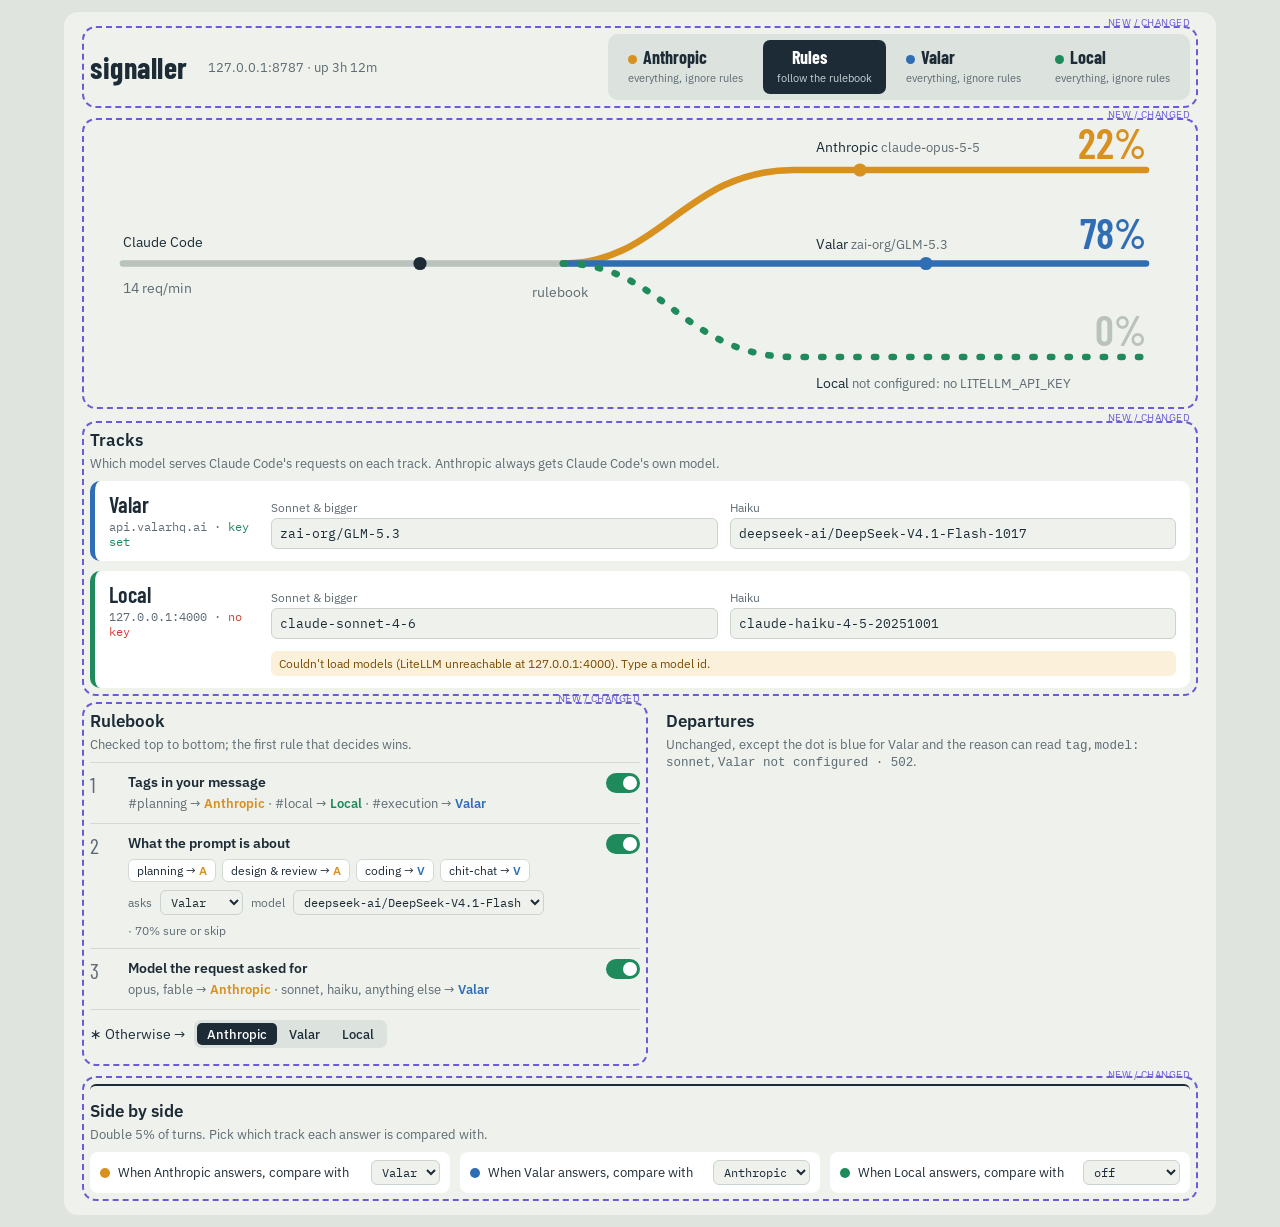
<file: docs/superpowers/specs/2026-10-28-valar-track/cockpit-valar.html>
<!doctype html>
<meta charset="utf-8">
<meta name="viewport" content="width=device-width, initial-scale=1">
<title>Cockpit with Valar</title>
<link href="https://fonts.googleapis.com/css2?family=Barlow+Condensed:wght@500;600;700&family=IBM+Plex+Mono&family=IBM+Plex+Sans:wght@400;500;600&display=swap" rel="stylesheet">
<style>
  body{margin:0;background:#dfe4df}
  .sb{--paper:#EEF1EC;--ink:#1C2B36;--muted:#5E6B73;--rail:#B9C2BD;--anth:#D8901E;--val:#2F6DB5;--loc:#1F8A5B;--shadow:#6B5BD6;--stop:#C8412F;
      background:var(--paper);color:var(--ink);font-family:"IBM Plex Sans",system-ui,sans-serif;border-radius:14px;padding:22px 26px;max-width:1100px;margin:12px auto}
  .sb h1,.sb .lever b,.big{font-family:"Barlow Condensed",sans-serif}
  .new{outline:2px dashed var(--shadow);outline-offset:6px;border-radius:6px;position:relative}
  .new::after{content:"new / changed";position:absolute;top:-18px;right:0;font-size:10px;color:var(--shadow);letter-spacing:.5px;text-transform:uppercase}
  .top{display:flex;align-items:center;gap:20px;flex-wrap:wrap}
  .top h1{font-size:30px;margin:0;letter-spacing:.5px;font-weight:700}
  .top .who{color:var(--muted);font-size:13px}
  .frame{margin-left:auto;display:flex;gap:6px;background:#DCE2DD;padding:6px;border-radius:10px;flex-wrap:wrap}
  .lever{border:0;border-radius:7px;padding:8px 14px;background:transparent;color:var(--ink);font:inherit;cursor:pointer;text-align:left}
  .lever b{display:block;font-size:18px;line-height:1}
  .lever small{font-size:11px;color:var(--muted)}
  .lever.on{background:var(--ink);color:#fff}.lever.on small{color:#C9D3D8}
  .lever b::before{content:"";display:inline-block;width:9px;height:9px;border-radius:50%;margin-right:6px;background:var(--c,transparent)}
  .lever.a{--c:var(--anth)}.lever.v{--c:var(--val)}.lever.l{--c:var(--loc)}
  .yard{margin:26px 0 8px}
  .yard svg{width:100%;height:auto;display:block}
  .trk{fill:none;stroke-width:6;stroke-linecap:round}
  .branch{font-size:13px;fill:var(--ink)}.mut{fill:var(--muted)}
  .model{fill:var(--muted);font-size:12px}
  .big{font-size:38px;font-weight:600}
  .cols{display:grid;grid-template-columns:1.05fr 1fr;gap:26px;margin-top:22px}
  @media (max-width:820px){.cols{grid-template-columns:1fr}}
  .sb h2{font-size:17px;margin:0 0 4px;font-weight:600}
  .hint{font-size:12.5px;color:var(--muted);margin:0 0 10px}
  .tracks{display:grid;gap:10px}
  .trow{background:#fff;border-radius:10px;padding:12px 14px;border-left:5px solid var(--c);display:grid;grid-template-columns:150px 1fr 1fr;gap:12px;align-items:end}
  @media (max-width:700px){.trow{grid-template-columns:1fr}}
  .trow.v{--c:var(--val)}.trow.l{--c:var(--loc)}
  .tname{font-family:"Barlow Condensed";font-size:22px;font-weight:600;line-height:1}
  .tmeta{font-size:11.5px;color:var(--muted);margin-top:4px;font-family:"IBM Plex Mono",monospace}
  .ok{color:var(--loc)}.no{color:var(--stop)}
  label.f{font-size:11.5px;color:var(--muted);display:grid;gap:3px}
  .f input,.f select,.sel{font:13px "IBM Plex Mono",monospace;color:var(--ink);background:var(--paper);border:1px solid #CBD3CE;border-radius:6px;padding:6px 8px;width:100%;box-sizing:border-box}
  .warn{grid-column:2/-1;font-size:12px;color:#7a4b00;background:#fbf0d9;border-radius:6px;padding:5px 8px}
  ol.rules{list-style:none;padding:0;margin:0;counter-reset:r}
  ol.rules li{counter-increment:r;display:grid;grid-template-columns:28px 1fr auto;gap:10px;align-items:start;padding:10px 0;border-top:1px solid #D3DAD5}
  ol.rules li::before{content:counter(r);font-family:"Barlow Condensed";font-size:22px;color:var(--muted);line-height:1}
  .rname{font-weight:600;font-size:14px}
  .rdesc{font-size:12.5px;color:var(--muted);margin-top:2px;line-height:1.6}
  .to-a{color:var(--anth);font-weight:600}.to-v{color:var(--val);font-weight:600}.to-l{color:var(--loc);font-weight:600}
  .tg{width:34px;height:20px;border-radius:10px;background:var(--loc);position:relative}
  .tg::after{content:"";position:absolute;top:3px;right:3px;width:14px;height:14px;border-radius:50%;background:#fff}
  .chips{display:flex;gap:6px;flex-wrap:wrap;margin-top:7px;align-items:center}
  .chip{font-size:12px;border-radius:6px;padding:3px 8px;background:#fff;border:1px solid #D3DAD5}
  .cls{display:flex;gap:8px;margin-top:8px;font-size:12px;color:var(--muted);align-items:center;flex-wrap:wrap}
  .cls .sel{width:auto;padding:3px 6px;font-size:12px}
  .otherwise{padding:10px 0;border-top:1px solid #D3DAD5;font-size:14px}
  .seg{display:inline-flex;background:#DCE2DD;border-radius:7px;padding:3px;gap:2px;margin-left:6px}
  .seg b{font-weight:500;font-size:12.5px;padding:3px 10px;border-radius:5px}
  .seg b.on{background:var(--ink);color:#fff}
  .pair{margin-top:26px;border-top:2px solid var(--ink);padding-top:14px}
  .strip{display:grid;grid-template-columns:repeat(3,minmax(0,1fr));gap:10px;margin-top:10px}
  @media (max-width:700px){.strip{grid-template-columns:1fr}}
  .srow{background:#fff;border-radius:8px;padding:8px 10px;font-size:13px;display:flex;gap:8px;align-items:center}
  .srow .sel{width:auto;padding:3px 6px;font-size:12px;margin-left:auto}
  .sw{width:10px;height:10px;border-radius:50%;background:var(--c);flex:none}
</style>

<div class="sb">
  <div class="top new">
    <h1>signaller</h1>
    <span class="who">127.0.0.1:8787 · up 3h 12m</span>
    <div class="frame" role="radiogroup" aria-label="Lever">
      <button class="lever a"><b>Anthropic</b><small>everything, ignore rules</small></button>
      <button class="lever r on"><b>Rules</b><small>follow the rulebook</small></button>
      <button class="lever v"><b>Valar</b><small>everything, ignore rules</small></button>
      <button class="lever l"><b>Local</b><small>everything, ignore rules</small></button>
    </div>
  </div>

  <div class="yard new">
    <svg viewBox="0 0 1000 250" role="img" aria-label="Live traffic">
      <path class="trk" stroke="#B9C2BD" d="M30 125 H430"/>
      <path class="trk" stroke="#D8901E" d="M430 125 C520 125 540 40 640 40 H960"/>
      <path class="trk" stroke="#2F6DB5" d="M430 125 H960"/>
      <path class="trk" stroke="#1F8A5B" stroke-dasharray="2 14" d="M430 125 C520 125 540 210 640 210 H960"/>
      <circle cx="300" cy="125" r="6" fill="#1C2B36"/>
      <circle cx="760" cy="125" r="6" fill="#2F6DB5"/>
      <circle cx="700" cy="40" r="6" fill="#D8901E"/>
      <text x="30" y="110" class="branch">Claude Code</text>
      <text x="30" y="152" class="branch mut">14 req/min</text>
      <text x="402" y="155" class="branch mut">rulebook</text>
      <text x="660" y="24" class="branch">Anthropic <tspan class="model">claude-opus-5-5</tspan></text>
      <text x="660" y="112" class="branch">Valar <tspan class="model">zai-org/GLM-5.3</tspan></text>
      <text x="660" y="238" class="branch">Local <tspan class="model">not configured: no LITELLM_API_KEY</tspan></text>
      <text x="960" y="30" class="big" fill="#D8901E" text-anchor="end">22%</text>
      <text x="960" y="112" class="big" fill="#2F6DB5" text-anchor="end">78%</text>
      <text x="960" y="200" class="big" fill="#B9C2BD" text-anchor="end">0%</text>
    </svg>
  </div>

  <section class="new" style="margin-top:28px">
    <h2>Tracks</h2>
    <p class="hint">Which model serves Claude Code's requests on each track. Anthropic always gets Claude Code's own model.</p>
    <div class="tracks">
      <div class="trow v">
        <div><div class="tname">Valar</div><div class="tmeta">api.valarhq.ai · <span class="ok">key set</span></div></div>
        <label class="f">Sonnet &amp; bigger <input list="vm" value="zai-org/GLM-5.3"></label>
        <label class="f">Haiku <input list="vm" value="deepseek-ai/DeepSeek-V4.1-Flash-1017"></label>
      </div>
      <div class="trow l">
        <div><div class="tname">Local</div><div class="tmeta">127.0.0.1:4000 · <span class="no">no key</span></div></div>
        <label class="f">Sonnet &amp; bigger <input value="claude-sonnet-4-6"></label>
        <label class="f">Haiku <input value="claude-haiku-4-5-20251001"></label>
        <div class="warn">Couldn't load models (LiteLLM unreachable at 127.0.0.1:4000). Type a model id.</div>
      </div>
    </div>
    <datalist id="vm">
      <option value="deepseek-ai/DeepSeek-V4-Pro"><option value="deepseek-ai/DeepSeek-V4.1-Flash"><option value="deepseek-ai/DeepSeek-V4.1-Flash-1017">
      <option value="zai-org/GLM-5.2"><option value="zai-org/GLM-5.3"><option value="zai-org/GLM-5.3-fast"><option value="zai-org/GLM-5.3-Flash">
      <option value="moonshotai/Kimi-K3"><option value="moonshotai/Kimi-K3-fast"><option value="MiniMaxAI/MiniMax-M3"><option value="qwen/qwen3.8-max">
    </datalist>
  </section>

  <div class="cols">
    <section class="new">
      <h2>Rulebook</h2>
      <p class="hint">Checked top to bottom; the first rule that decides wins.</p>
      <ol class="rules">
        <li><div><div class="rname">Tags in your message</div>
          <div class="rdesc">#planning → <span class="to-a">Anthropic</span> · #local → <span class="to-l">Local</span> · #execution → <span class="to-v">Valar</span></div></div><span class="tg"></span></li>
        <li><div><div class="rname">What the prompt is about</div>
          <div class="chips"><span class="chip">planning → <span class="to-a">A</span></span><span class="chip">design &amp; review → <span class="to-a">A</span></span><span class="chip">coding → <span class="to-v">V</span></span><span class="chip">chit-chat → <span class="to-v">V</span></span></div>
          <div class="cls">asks <select class="sel"><option>Valar</option><option>LiteLLM</option></select> model <select class="sel"><option>deepseek-ai/DeepSeek-V4.1-Flash</option></select> · 70% sure or skip</div></div><span class="tg"></span></li>
        <li><div><div class="rname">Model the request asked for</div>
          <div class="rdesc">opus, fable → <span class="to-a">Anthropic</span> · sonnet, haiku, anything else → <span class="to-v">Valar</span></div></div><span class="tg"></span></li>
      </ol>
      <div class="otherwise">∗ Otherwise → <span class="seg"><b class="on">Anthropic</b><b>Valar</b><b>Local</b></span></div>
    </section>
    <section>
      <h2>Departures</h2>
      <p class="hint">Unchanged, except the dot is blue for Valar and the reason can read <code>tag</code>, <code>model: sonnet</code>, <code>Valar not configured · 502</code>.</p>
    </section>
  </div>

  <section class="pair new">
    <h2>Side by side</h2>
    <p class="hint">Double 5% of turns. Pick which track each answer is compared with.</p>
    <div class="strip">
      <div class="srow" style="--c:var(--anth)"><span class="sw"></span>When Anthropic answers, compare with <select class="sel"><option>Valar</option><option>Local</option><option>off</option></select></div>
      <div class="srow" style="--c:var(--val)"><span class="sw"></span>When Valar answers, compare with <select class="sel"><option>Anthropic</option><option>Local</option><option>off</option></select></div>
      <div class="srow" style="--c:var(--loc)"><span class="sw"></span>When Local answers, compare with <select class="sel"><option>off</option><option>Anthropic</option><option>Valar</option></select></div>
    </div>
  </section>
</div>
</file>
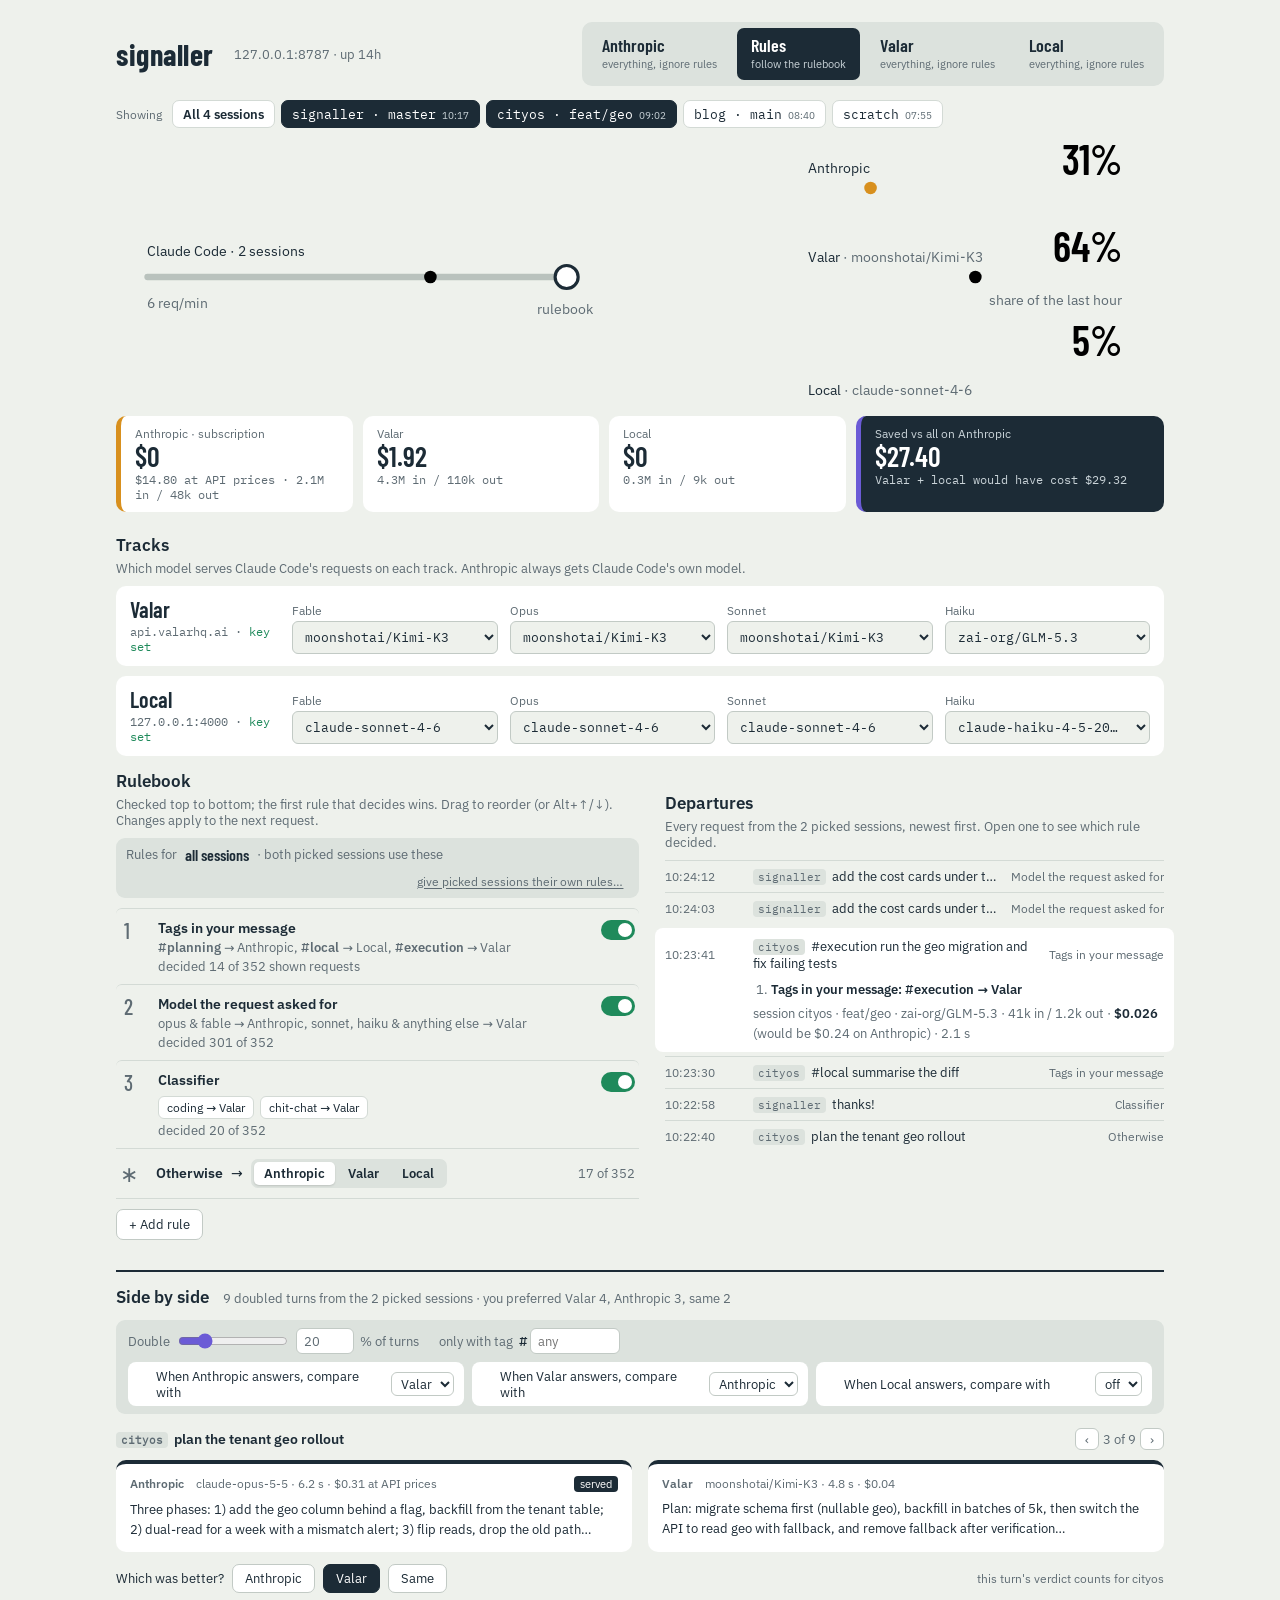
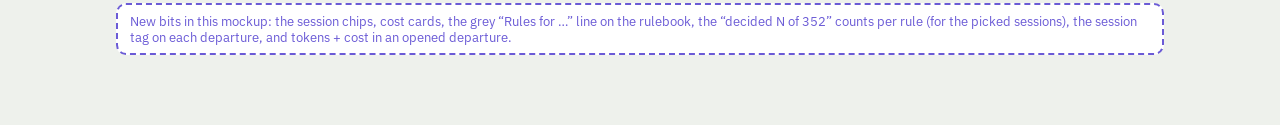
<file: docs/superpowers/specs/2026-10-29-sessions-cost/sessions-page-v3.html>
<!doctype html>
<html lang="en">
<head>
<meta charset="utf-8">
<meta name="viewport" content="width=device-width, initial-scale=1">
<title>Sessions mockup</title>
<link rel="stylesheet" href="../../../../ui/app.css">
<style>
  .sess{display:flex;gap:6px;flex-wrap:wrap;align-items:center;margin:14px 0 0}
  .sess .lbl{font-size:11.5px;color:var(--muted);margin-right:4px}
  .sc{font-size:12.5px;border-radius:7px;padding:5px 10px;background:#fff;border:1px solid var(--line);font-family:var(--mono)}
  .sc small{color:var(--muted);font-family:"IBM Plex Sans",sans-serif;margin-left:6px}
  .sc.on{background:var(--ink);color:#fff;border-color:var(--ink)}.sc.on small{color:#C9D3D8}
  .sc.all{font-family:inherit;font-weight:600}
  .money{display:grid;grid-template-columns:repeat(3,1fr) 1.3fr;gap:10px;margin-top:4px}
  .mcell{background:#fff;border-radius:10px;padding:10px 14px;border-left:5px solid var(--c)}
  .mcell.a{--c:var(--anth)}.mcell.v{--c:var(--val)}.mcell.l{--c:var(--loc)}.mcell.s{--c:var(--shadow);background:var(--ink);color:#fff}
  .mcell .k{font-size:11.5px;color:var(--muted)}.mcell.s .k{color:#C9D3D8}
  .mcell .n{font-family:var(--cond);font-size:28px;font-weight:600;line-height:1.1}
  .mcell .t{font-size:11.5px;color:var(--muted);font-family:var(--mono)}.mcell.s .t{color:#C9D3D8}
  /* new: which rulebook am I looking at */
  .scope{display:flex;align-items:center;gap:8px;flex-wrap:wrap;background:var(--well);border-radius:9px;padding:7px 10px;margin:0 0 10px;font-size:12.5px}
  .scope b{font-family:var(--cond);font-size:16px;font-weight:600}
  .scope .mini{margin-left:auto}
  /* new: session tag on departures */
  .stag{font-family:var(--mono);font-size:11px;color:var(--muted);background:var(--well);border-radius:4px;padding:1px 5px;margin-right:6px}
  .dephead{grid-template-columns:58px 10px minmax(0,1fr) auto}
  .note{border:2px dashed var(--shadow);border-radius:10px;padding:8px 12px;margin:10px 0;font-size:12.5px;color:var(--shadow);background:#fff}
</style>
</head>
<body>
<main class="sb">
  <header class="top">
    <h1>signaller</h1>
    <span class="who">127.0.0.1:8787 · up 14h</span>
    <div class="frame">
      <button class="lever a" aria-checked="false"><b>Anthropic</b><small>everything, ignore rules</small></button>
      <button class="lever r" aria-checked="true"><b>Rules</b><small>follow the rulebook</small></button>
      <button class="lever v" aria-checked="false"><b>Valar</b><small>everything, ignore rules</small></button>
      <button class="lever l" aria-checked="false"><b>Local</b><small>everything, ignore rules</small></button>
    </div>
  </header>
  <div class="sess">
    <span class="lbl">Showing</span>
    <span class="sc all">All 4 sessions</span>
    <span class="sc on">signaller · master<small>10:17</small></span>
    <span class="sc on">cityos · feat/geo<small>09:02</small></span>
    <span class="sc">blog · main<small>08:40</small></span>
    <span class="sc">scratch<small>07:55</small></span>
  </div>

  <div class="yard">
    <svg viewBox="0 0 1000 250">
      <path class="trk rail" d="M30 125 H430"/>
      <path class="trk anth" d="M430 125 C520 125 540 40 640 40 H960"/>
      <path class="trk val" d="M430 125 H960"/>
      <path class="trk loc" d="M430 125 C520 125 540 210 640 210 H960"/>
      <text x="30" y="105" class="branch">Claude Code · 2 sessions</text>
      <text x="30" y="155" class="branch mut">6 req/min</text>
      <circle cx="300" cy="125" r="6" style="fill:var(--val)"/>
      <circle cx="720" cy="40" r="6" style="fill:var(--anth)"/>
      <circle cx="820" cy="125" r="6" style="fill:var(--val)"/>
      <circle cx="430" cy="125" r="11" class="junction"/>
      <text x="402" y="160" class="branch mut">rulebook</text>
      <text x="660" y="26" class="branch">Anthropic</text>
      <text x="660" y="111" class="branch">Valar<tspan class="mut"> · moonshotai/Kimi-K3</tspan></text>
      <text x="660" y="238" class="branch">Local<tspan class="mut"> · claude-sonnet-4-6</tspan></text>
      <text x="960" y="28" class="big anthf" text-anchor="end">31%</text>
      <text x="960" y="111" class="big valf" text-anchor="end">64%</text>
      <text x="960" y="200" class="big locf" text-anchor="end">5%</text>
      <text x="960" y="152" class="branch mut" text-anchor="end">share of the last hour</text>
    </svg>
  </div>
  <div class="money">
    <div class="mcell a"><div class="k">Anthropic · subscription</div><div class="n">$0</div><div class="t">$14.80 at API prices · 2.1M in / 48k out</div></div>
    <div class="mcell v"><div class="k">Valar</div><div class="n">$1.92</div><div class="t">4.3M in / 110k out</div></div>
    <div class="mcell l"><div class="k">Local</div><div class="n">$0</div><div class="t">0.3M in / 9k out</div></div>
    <div class="mcell s"><div class="k">Saved vs all on Anthropic</div><div class="n">$27.40</div><div class="t">Valar + local would have cost $29.32</div></div>
  </div>

  <section id="tracks" style="margin-top:22px">
    <h2>Tracks</h2>
    <p class="hint">Which model serves Claude Code's requests on each track. Anthropic always gets Claude Code's own model.</p>
    <div class="tracks">
      <div class="trow v">
        <div><div class="tname">Valar</div><div class="tmeta">api.valarhq.ai · <span class="ok">key set</span></div></div>
        <label class="f">Fable <select><option>moonshotai/Kimi-K3</option></select></label>
        <label class="f">Opus <select><option>moonshotai/Kimi-K3</option></select></label>
        <label class="f">Sonnet <select><option>moonshotai/Kimi-K3</option></select></label>
        <label class="f">Haiku <select><option>zai-org/GLM-5.3</option></select></label>
      </div>
      <div class="trow l">
        <div><div class="tname">Local</div><div class="tmeta">127.0.0.1:4000 · <span class="ok">key set</span></div></div>
        <label class="f">Fable <select><option>claude-sonnet-4-6</option></select></label>
        <label class="f">Opus <select><option>claude-sonnet-4-6</option></select></label>
        <label class="f">Sonnet <select><option>claude-sonnet-4-6</option></select></label>
        <label class="f">Haiku <select><option>claude-haiku-4-5-20251001</option></select></label>
      </div>
    </div>
  </section>

  <div class="cols">
    <section id="rulebook">
      <h2>Rulebook</h2>
      <p class="hint">Checked top to bottom; the first rule that decides wins. Drag to reorder (or Alt+↑/↓). Changes apply to the next request.</p>
      <div class="scope"><span>Rules for</span><b>all sessions</b><span>· both picked sessions use these</span><button class="mini">give picked sessions their own rules…</button></div>
      <ol class="rules">
        <li><span class="num">1</span><div class="rbody"><div class="rname">Tags in your message</div>
          <div class="rdesc"><b>#planning</b> → <span class="to-a">Anthropic</span>, <b>#local</b> → <span class="to-l">Local</span>, <b>#execution</b> → <span class="to-v">Valar</span></div>
          <div class="hint" style="margin:3px 0 0">decided 14 of 352 shown requests</div></div><button class="tg" aria-pressed="true"></button></li>
        <li><span class="num">2</span><div class="rbody"><div class="rname">Model the request asked for</div>
          <div class="rdesc">opus &amp; fable → <span class="to-a">Anthropic</span>, sonnet, haiku &amp; anything else → <span class="to-v">Valar</span></div>
          <div class="hint" style="margin:3px 0 0">decided 301 of 352</div></div><button class="tg" aria-pressed="true"></button></li>
        <li><span class="num">3</span><div class="rbody"><div class="rname">Classifier</div>
          <div class="chips"><span class="chip">coding → <span class="to-v">Valar</span></span><span class="chip">chit-chat → <span class="to-v">Valar</span></span></div>
          <div class="hint" style="margin:3px 0 0">decided 20 of 352</div></div><button class="tg" aria-pressed="true"></button></li>
      </ol>
      <div class="otherwise"><span class="onum">∗</span><span class="rname">Otherwise</span> → <span class="seg"><button aria-pressed="true" data-v="anthropic">Anthropic</button><button aria-pressed="false" data-v="valar">Valar</button><button aria-pressed="false" data-v="local">Local</button></span>
        <span class="hint" style="margin:0 0 0 auto">17 of 352</span></div>
      <button class="btn">+ Add rule</button>
    </section>

    <section class="board">
      <h2>Departures</h2>
      <p class="hint">Every request from the 2 picked sessions, newest first. Open one to see which rule decided.</p>
      <div class="deps">
        <div class="dep"><div class="dephead"><time>10:24:12</time><span class="sw v"></span><span class="what"><span class="stag">signaller</span>add the cost cards under the yard</span><span class="why">Model the request asked for</span></div></div>
        <div class="dep"><div class="dephead"><time>10:24:03</time><span class="sw a"></span><span class="what"><span class="stag">signaller</span>add the cost cards under the yard</span><span class="why">Model the request asked for</span></div></div>
        <div class="dep open"><div class="dephead"><time>10:23:41</time><span class="sw v"></span><span class="what"><span class="stag">cityos</span>#execution run the geo migration and fix failing tests</span><span class="why">Tags in your message</span></div>
          <div class="explain"><ol><li><b>Tags in your message: #execution → Valar</b></li></ol>
            <div class="facts">session cityos · feat/geo · zai-org/GLM-5.3 · 41k in / 1.2k out · <b>$0.026</b> (would be $0.24 on Anthropic) · 2.1 s</div></div></div>
        <div class="dep"><div class="dephead"><time>10:23:30</time><span class="sw l"></span><span class="what"><span class="stag">cityos</span>#local summarise the diff</span><span class="why">Tags in your message</span></div></div>
        <div class="dep"><div class="dephead"><time>10:22:58</time><span class="sw v"></span><span class="what"><span class="stag">signaller</span>thanks!</span><span class="why">Classifier</span></div></div>
        <div class="dep"><div class="dephead"><time>10:22:40</time><span class="sw a"></span><span class="what"><span class="stag">cityos</span>plan the tenant geo rollout</span><span class="why">Otherwise</span></div></div>
      </div>
    </section>
  </div>

  <section class="pair">
    <div class="pairhead"><h2>Side by side</h2><span class="hint">9 doubled turns from the 2 picked sessions · you preferred Valar 4, Anthropic 3, same 2</span></div>
    <div class="strip">
      <label class="sfld">Double <input type="range" value="20"> <input type="number" class="num3" value="20">% of turns</label>
      <label class="sfld">only with tag <span class="hash">#</span><input class="tagin" placeholder="any"></label>
      <div class="shadows">
        <label class="srow"><span class="sw a"></span>When Anthropic answers, compare with <select><option>Valar</option></select></label>
        <label class="srow"><span class="sw v"></span>When Valar answers, compare with <select><option>Anthropic</option></select></label>
        <label class="srow"><span class="sw l"></span>When Local answers, compare with <select><option>off</option></select></label>
      </div>
    </div>
    <div class="turnhead"><span class="q"><span class="stag">cityos</span>plan the tenant geo rollout</span>
      <span class="nav"><button>‹</button> 3 of 9 <button>›</button></span></div>
    <div class="twin">
      <div class="ans a"><div class="meta"><span class="tn">Anthropic</span><span>claude-opus-5-5 · 6.2 s · $0.31 at API prices</span><span class="served">served</span></div>
        <p class="atext">Three phases: 1) add the geo column behind a flag, backfill from the tenant table; 2) dual-read for a week with a mismatch alert; 3) flip reads, drop the old path…</p></div>
      <div class="ans v"><div class="meta"><span class="tn">Valar</span><span>moonshotai/Kimi-K3 · 4.8 s · $0.04</span></div>
        <p class="atext">Plan: migrate schema first (nullable geo), backfill in batches of 5k, then switch the API to read geo with fallback, and remove fallback after verification…</p></div>
    </div>
    <div class="verdict"><span>Which was better?</span><button>Anthropic</button><button aria-pressed="true">Valar</button><button>Same</button><span class="tally">this turn's verdict counts for cityos</span></div>
  </section>

  <div class="note">New bits in this mockup: the session chips, cost cards, the grey “Rules for …” line on the rulebook, the “decided N of 352” counts per rule (for the picked sessions), the session tag on each departure, and tokens + cost in an opened departure.</div>
</main>
</body>
</html>
</file>
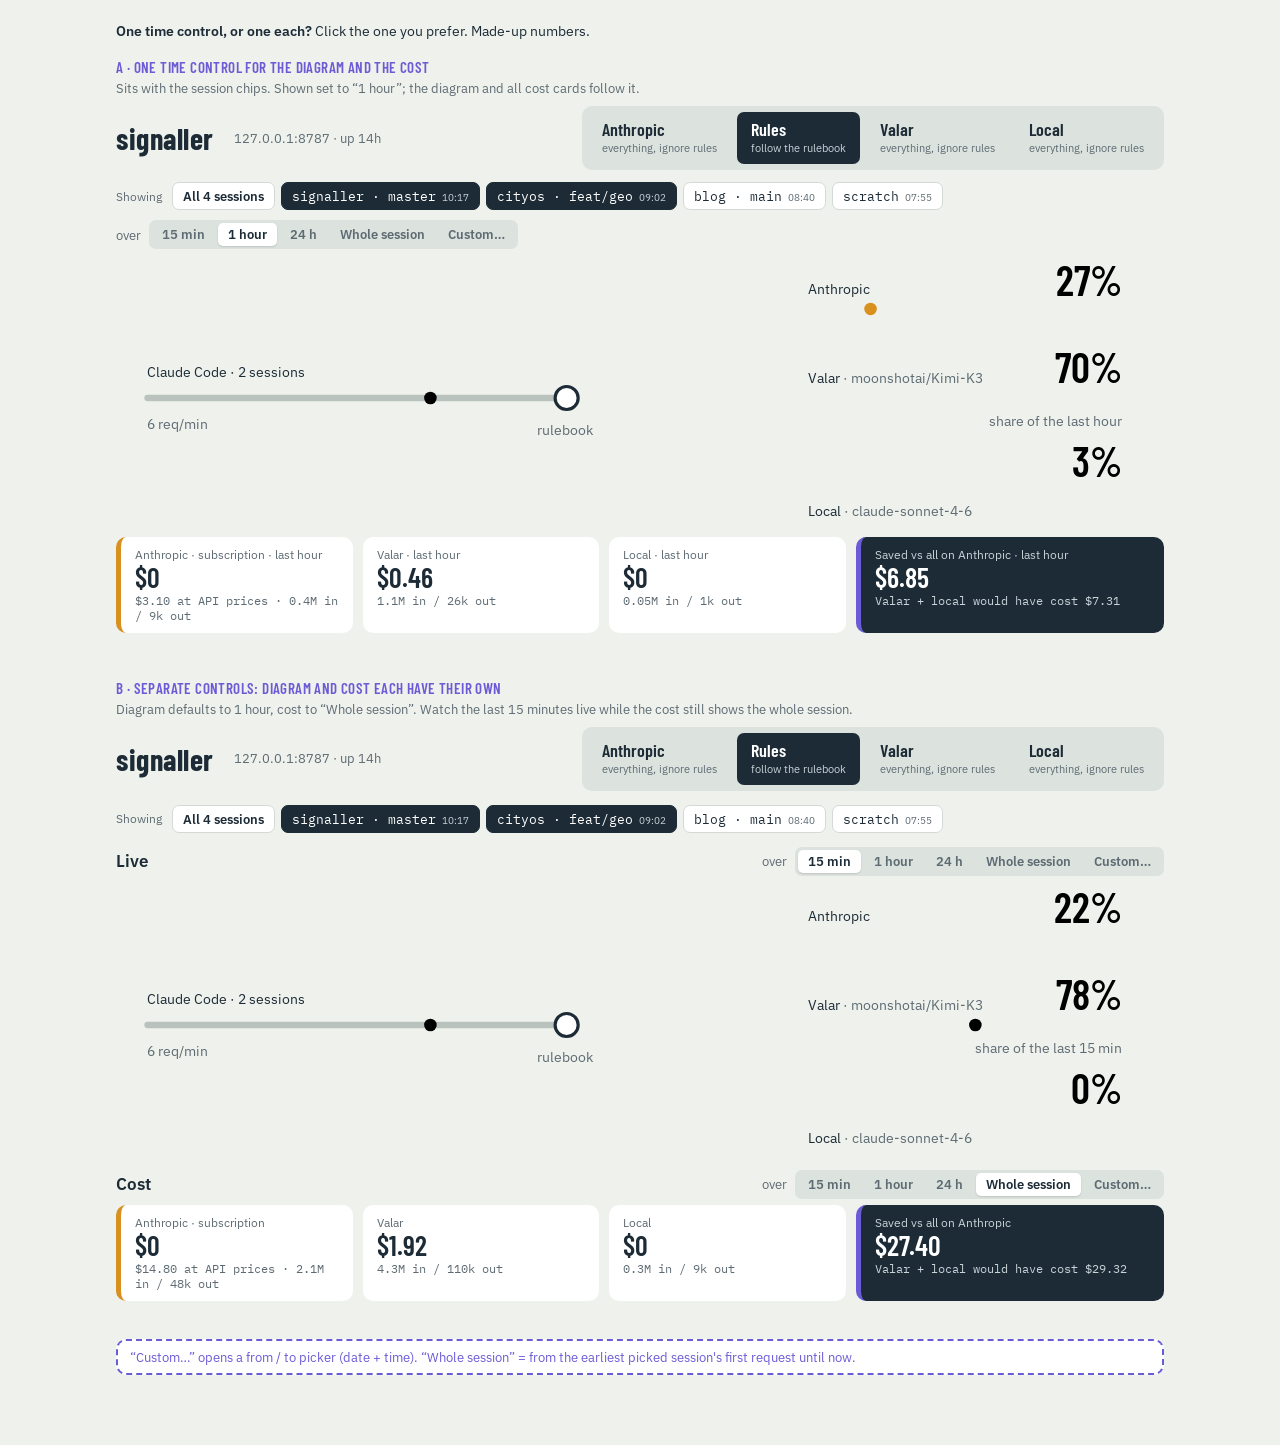
<file: docs/superpowers/specs/2026-10-29-sessions-cost/timeframe-v4.html>
<!doctype html>
<html lang="en">
<head>
<meta charset="utf-8">
<meta name="viewport" content="width=device-width, initial-scale=1">
<title>Timeframe mockup</title>
<link rel="stylesheet" href="../../../../ui/app.css">
<style>
  .pick{border:2px dashed transparent;border-radius:14px;padding:6px;margin:0 -8px 30px;cursor:pointer}
  .pick.selected{border-color:var(--shadow)}
  .vlabel{font-family:var(--cond);font-size:15px;font-weight:600;color:var(--shadow);letter-spacing:.4px;text-transform:uppercase;margin:0 0 4px}
  .vsub{font-size:12.5px;color:var(--muted);margin:0 0 10px}
  .sess{display:flex;gap:6px;flex-wrap:wrap;align-items:center;margin:14px 0 0}
  .sess .lbl{font-size:11.5px;color:var(--muted);margin-right:4px}
  .sc{font-size:12.5px;border-radius:7px;padding:5px 10px;background:#fff;border:1px solid var(--line);font-family:var(--mono)}
  .sc small{color:var(--muted);font-family:"IBM Plex Sans",sans-serif;margin-left:6px}
  .sc.on{background:var(--ink);color:#fff;border-color:var(--ink)}.sc.on small{color:#C9D3D8}
  .sc.all{font-family:inherit;font-weight:600}
  .money{display:grid;grid-template-columns:repeat(3,1fr) 1.3fr;gap:10px;margin-top:4px}
  .mcell{background:#fff;border-radius:10px;padding:10px 14px;border-left:5px solid var(--c)}
  .mcell.a{--c:var(--anth)}.mcell.v{--c:var(--val)}.mcell.l{--c:var(--loc)}.mcell.s{--c:var(--shadow);background:var(--ink);color:#fff}
  .mcell .k{font-size:11.5px;color:var(--muted)}.mcell.s .k{color:#C9D3D8}
  .mcell .n{font-family:var(--cond);font-size:28px;font-weight:600;line-height:1.1}
  .mcell .t{font-size:11.5px;color:var(--muted);font-family:var(--mono)}.mcell.s .t{color:#C9D3D8}
  /* new: timeframe control, same look as the Otherwise segmented control */
  .tf{display:flex;align-items:center;gap:8px;flex-wrap:wrap;font-size:12.5px;color:var(--muted)}
  .tf .seg button[aria-pressed=true]{color:var(--ink)}
  .tf .custom{border:1px solid var(--off);background:#fff;border-radius:6px;padding:3px 8px;font-family:var(--mono);font-size:12px;color:var(--ink)}
  .tfrow{display:flex;justify-content:space-between;align-items:center;gap:10px;flex-wrap:wrap;margin:12px 0 0}
  .mhead{display:flex;justify-content:space-between;align-items:center;margin:14px 0 6px;flex-wrap:wrap;gap:8px}
  .mhead h2{margin:0}
</style>
</head>
<body>
<main class="sb">
  <p class="hint" style="font-size:14px;color:var(--ink)"><b>One time control, or one each?</b> Click the one you prefer. Made-up numbers.</p>

  <!-- ======================= A: one shared control ======================= -->
  <div class="pick" data-choice="a" onclick="toggleSelect(this)">
    <p class="vlabel">A · one time control for the diagram and the cost</p>
    <p class="vsub">Sits with the session chips. Shown set to “1 hour”; the diagram and all cost cards follow it.</p>
    <header class="top">
      <h1>signaller</h1>
      <span class="who">127.0.0.1:8787 · up 14h</span>
      <div class="frame">
        <button class="lever a" aria-checked="false"><b>Anthropic</b><small>everything, ignore rules</small></button>
        <button class="lever r" aria-checked="true"><b>Rules</b><small>follow the rulebook</small></button>
        <button class="lever v" aria-checked="false"><b>Valar</b><small>everything, ignore rules</small></button>
        <button class="lever l" aria-checked="false"><b>Local</b><small>everything, ignore rules</small></button>
      </div>
    </header>
    <div class="tfrow">
      <div class="sess" style="margin:0">
        <span class="lbl">Showing</span>
        <span class="sc all">All 4 sessions</span>
        <span class="sc on">signaller · master<small>10:17</small></span>
        <span class="sc on">cityos · feat/geo<small>09:02</small></span>
        <span class="sc">blog · main<small>08:40</small></span>
        <span class="sc">scratch<small>07:55</small></span>
      </div>
      <div class="tf"><span>over</span>
        <span class="seg"><button aria-pressed="false">15 min</button><button aria-pressed="true">1 hour</button><button aria-pressed="false">24 h</button><button aria-pressed="false">Whole session</button><button aria-pressed="false">Custom…</button></span>
      </div>
    </div>
    <div class="yard">
      <svg viewBox="0 0 1000 250">
        <path class="trk rail" d="M30 125 H430"/>
        <path class="trk anth" d="M430 125 C520 125 540 40 640 40 H960"/>
        <path class="trk val" d="M430 125 H960"/>
        <path class="trk loc" d="M430 125 C520 125 540 210 640 210 H960"/>
        <text x="30" y="105" class="branch">Claude Code · 2 sessions</text>
        <text x="30" y="155" class="branch mut">6 req/min</text>
        <circle cx="300" cy="125" r="6" style="fill:var(--val)"/>
        <circle cx="720" cy="40" r="6" style="fill:var(--anth)"/>
        <circle cx="430" cy="125" r="11" class="junction"/>
        <text x="402" y="160" class="branch mut">rulebook</text>
        <text x="660" y="26" class="branch">Anthropic</text>
        <text x="660" y="111" class="branch">Valar<tspan class="mut"> · moonshotai/Kimi-K3</tspan></text>
        <text x="660" y="238" class="branch">Local<tspan class="mut"> · claude-sonnet-4-6</tspan></text>
        <text x="960" y="28" class="big anthf" text-anchor="end">27%</text>
        <text x="960" y="111" class="big valf" text-anchor="end">70%</text>
        <text x="960" y="200" class="big locf" text-anchor="end">3%</text>
        <text x="960" y="152" class="branch mut" text-anchor="end">share of the last hour</text>
      </svg>
    </div>
    <div class="money">
      <div class="mcell a"><div class="k">Anthropic · subscription · last hour</div><div class="n">$0</div><div class="t">$3.10 at API prices · 0.4M in / 9k out</div></div>
      <div class="mcell v"><div class="k">Valar · last hour</div><div class="n">$0.46</div><div class="t">1.1M in / 26k out</div></div>
      <div class="mcell l"><div class="k">Local · last hour</div><div class="n">$0</div><div class="t">0.05M in / 1k out</div></div>
      <div class="mcell s"><div class="k">Saved vs all on Anthropic · last hour</div><div class="n">$6.85</div><div class="t">Valar + local would have cost $7.31</div></div>
    </div>
  </div>

  <!-- ======================= B: one control each ======================= -->
  <div class="pick" data-choice="b" onclick="toggleSelect(this)">
    <p class="vlabel">B · separate controls: diagram and cost each have their own</p>
    <p class="vsub">Diagram defaults to 1 hour, cost to “Whole session”. Watch the last 15 minutes live while the cost still shows the whole session.</p>
    <header class="top">
      <h1>signaller</h1>
      <span class="who">127.0.0.1:8787 · up 14h</span>
      <div class="frame">
        <button class="lever a" aria-checked="false"><b>Anthropic</b><small>everything, ignore rules</small></button>
        <button class="lever r" aria-checked="true"><b>Rules</b><small>follow the rulebook</small></button>
        <button class="lever v" aria-checked="false"><b>Valar</b><small>everything, ignore rules</small></button>
        <button class="lever l" aria-checked="false"><b>Local</b><small>everything, ignore rules</small></button>
      </div>
    </header>
    <div class="sess">
      <span class="lbl">Showing</span>
      <span class="sc all">All 4 sessions</span>
      <span class="sc on">signaller · master<small>10:17</small></span>
      <span class="sc on">cityos · feat/geo<small>09:02</small></span>
      <span class="sc">blog · main<small>08:40</small></span>
      <span class="sc">scratch<small>07:55</small></span>
    </div>
    <div class="mhead" style="margin-bottom:0"><h2>Live</h2>
      <div class="tf"><span>over</span>
        <span class="seg"><button aria-pressed="true">15 min</button><button aria-pressed="false">1 hour</button><button aria-pressed="false">24 h</button><button aria-pressed="false">Whole session</button><button aria-pressed="false">Custom…</button></span>
      </div>
    </div>
    <div class="yard">
      <svg viewBox="0 0 1000 250">
        <path class="trk rail" d="M30 125 H430"/>
        <path class="trk anth" d="M430 125 C520 125 540 40 640 40 H960"/>
        <path class="trk val" d="M430 125 H960"/>
        <path class="trk loc" d="M430 125 C520 125 540 210 640 210 H960"/>
        <text x="30" y="105" class="branch">Claude Code · 2 sessions</text>
        <text x="30" y="155" class="branch mut">6 req/min</text>
        <circle cx="300" cy="125" r="6" style="fill:var(--val)"/>
        <circle cx="820" cy="125" r="6" style="fill:var(--val)"/>
        <circle cx="430" cy="125" r="11" class="junction"/>
        <text x="402" y="160" class="branch mut">rulebook</text>
        <text x="660" y="26" class="branch">Anthropic</text>
        <text x="660" y="111" class="branch">Valar<tspan class="mut"> · moonshotai/Kimi-K3</tspan></text>
        <text x="660" y="238" class="branch">Local<tspan class="mut"> · claude-sonnet-4-6</tspan></text>
        <text x="960" y="28" class="big anthf" text-anchor="end">22%</text>
        <text x="960" y="111" class="big valf" text-anchor="end">78%</text>
        <text x="960" y="200" class="big locf" text-anchor="end">0%</text>
        <text x="960" y="152" class="branch mut" text-anchor="end">share of the last 15 min</text>
      </svg>
    </div>
    <div class="mhead"><h2>Cost</h2>
      <div class="tf"><span>over</span>
        <span class="seg"><button aria-pressed="false">15 min</button><button aria-pressed="false">1 hour</button><button aria-pressed="false">24 h</button><button aria-pressed="true">Whole session</button><button aria-pressed="false">Custom…</button></span>
      </div>
    </div>
    <div class="money">
      <div class="mcell a"><div class="k">Anthropic · subscription</div><div class="n">$0</div><div class="t">$14.80 at API prices · 2.1M in / 48k out</div></div>
      <div class="mcell v"><div class="k">Valar</div><div class="n">$1.92</div><div class="t">4.3M in / 110k out</div></div>
      <div class="mcell l"><div class="k">Local</div><div class="n">$0</div><div class="t">0.3M in / 9k out</div></div>
      <div class="mcell s"><div class="k">Saved vs all on Anthropic</div><div class="n">$27.40</div><div class="t">Valar + local would have cost $29.32</div></div>
    </div>
  </div>

  <div class="mockup-note hint" style="border:2px dashed var(--shadow);border-radius:10px;padding:8px 12px;color:var(--shadow);background:#fff">
    “Custom…” opens a from / to picker (date + time). “Whole session” = from the earliest picked session's first request until now.
  </div>
</main>
</body>
</html>
</file>
<file: ui/app.css>
@font-face{font-family:"Barlow Condensed";font-weight:500;font-display:swap;src:url(/ui/fonts/barlow-condensed-latin-500-normal.woff2) format("woff2")}
@font-face{font-family:"Barlow Condensed";font-weight:600;font-display:swap;src:url(/ui/fonts/barlow-condensed-latin-600-normal.woff2) format("woff2")}
@font-face{font-family:"Barlow Condensed";font-weight:700;font-display:swap;src:url(/ui/fonts/barlow-condensed-latin-700-normal.woff2) format("woff2")}
@font-face{font-family:"IBM Plex Sans";font-weight:400;font-display:swap;src:url(/ui/fonts/ibm-plex-sans-latin-400-normal.woff2) format("woff2")}
@font-face{font-family:"IBM Plex Sans";font-weight:500;font-display:swap;src:url(/ui/fonts/ibm-plex-sans-latin-500-normal.woff2) format("woff2")}
@font-face{font-family:"IBM Plex Sans";font-weight:600;font-display:swap;src:url(/ui/fonts/ibm-plex-sans-latin-600-normal.woff2) format("woff2")}
@font-face{font-family:"IBM Plex Mono";font-weight:400;font-display:swap;src:url(/ui/fonts/ibm-plex-mono-latin-400-normal.woff2) format("woff2")}

:root{--paper:#EEF1EC;--ink:#1C2B36;--muted:#5E6B73;--rail:#B9C2BD;--anth:#D8901E;--ok:#1F8A5B;--shadow:#6B5BD6;--stop:#C8412F;
  --line:#D3DAD5;--well:#DCE2DD;--off:#C2CAC5;--card:#fff;
  --cond:"Barlow Condensed",sans-serif;--mono:"IBM Plex Mono",ui-monospace,monospace}
*{box-sizing:border-box}
html,body{margin:0;background:var(--paper);color:var(--ink)}
body{font-family:"IBM Plex Sans",system-ui,sans-serif;font-size:14px}
button,input,select,textarea{font:inherit;color:inherit}
code{font-family:var(--mono);font-size:.92em}
[hidden]{display:none!important}
[data-t=anthropic]{--c:var(--anth)}
:focus-visible{outline:2px solid var(--shadow);outline-offset:2px;border-radius:4px}

.sb{max-width:1100px;margin:0 auto;padding:22px 26px 60px}
h1,h2,h3,.num,.lever b,.big{font-family:var(--cond)}
h2{font-size:17px;margin:0 0 4px;font-weight:600;font-family:inherit}
h3{font-size:20px;margin:0 0 10px;font-weight:600;letter-spacing:.3px}
.hint{font-size:12.5px;color:var(--muted);margin:0 0 10px}
.err{font-size:12.5px;color:var(--stop);margin:6px 0;font-weight:500}
.to{color:var(--c);font-weight:600}

.offline{position:sticky;top:0;z-index:5;background:var(--stop);color:#fff;font-size:12.5px;padding:3px 12px;text-align:center}
.banner{background:#FBEFD9;border-bottom:1px solid #E9C98E;padding:8px 26px;font-size:13px;text-align:center}

/* header + lever */
.top{display:flex;align-items:center;gap:20px;flex-wrap:wrap}
.top h1{font-size:30px;margin:0;letter-spacing:.5px;font-weight:700}
.who{color:var(--muted);font-size:13px}
.fphint{margin-left:8px;background:none;border:0;padding:0;font:inherit;font-size:12.5px;color:var(--muted);cursor:pointer;text-decoration:underline;text-underline-offset:2px}
.errs{color:var(--stop);font-weight:600;margin-left:8px;background:none;border:0;padding:0;font:inherit;font-weight:600;cursor:pointer;text-decoration:underline;text-underline-offset:2px}
.frame{margin-left:auto;display:flex;gap:6px;background:var(--well);padding:6px;border-radius:10px}
.lever{border:0;border-radius:7px;padding:8px 14px;background:transparent;color:var(--ink);cursor:pointer;text-align:left;transition:background .15s,color .15s}
.lever:hover{background:#E9EDE9}
.lever b{display:block;font-size:18px;line-height:1;font-weight:600}
.lever small{font-size:11px;color:var(--muted)}
.lever[aria-checked=true]{background:var(--ink);color:#fff}.lever[aria-checked=true] small{color:#C9D3D8}
.lever[data-t] b::before{content:"";display:inline-block;width:9px;height:9px;border-radius:50%;margin-right:6px;vertical-align:1px;background:var(--c)}
.warnline{background:#FBEFD9;border-left:4px solid var(--anth);padding:8px 12px;border-radius:6px;font-size:13px;margin:12px 0 0}
.linkish{background:none;border:0;padding:0 4px;text-decoration:underline;cursor:pointer;font-weight:600}

/* sessions + time span */
.tfrow{display:flex;justify-content:space-between;align-items:center;gap:10px;flex-wrap:wrap;margin:12px 0 0}
.sess{display:flex;gap:6px;flex-wrap:wrap;align-items:center;min-width:0}
.sess .lbl,.tf{font-size:12.5px;color:var(--muted)}.sess .lbl{font-size:11.5px;margin-right:4px}
.sc{font-size:12.5px;border-radius:7px;padding:5px 10px;background:#fff;border:1px solid var(--line);font-family:var(--mono);cursor:pointer;max-width:100%;overflow:hidden;text-overflow:ellipsis;white-space:nowrap}
.sc small{color:var(--muted);font-family:"IBM Plex Sans",sans-serif;margin-left:6px}
.sc[aria-pressed=true]{background:var(--ink);color:#fff;border-color:var(--ink)}.sc[aria-pressed=true] small{color:#C9D3D8}
.scw{display:inline-flex;max-width:100%}.scw .sc{border-radius:7px 0 0 7px;border-right:0;min-width:0}
.scx{border:1px solid var(--line);border-radius:0 7px 7px 0;background:#fff;color:var(--muted);padding:0 7px;cursor:pointer;font-size:13px}.scx:hover,.scx:focus-visible{color:#B42318;border-color:#B42318}
.sc.all,.sc.more{font-family:inherit;font-weight:600}.sc.more{color:var(--muted)}
.tf{display:flex;align-items:center;gap:8px;flex-wrap:wrap}
.tf .seg{flex-wrap:wrap}.tf .seg button[aria-pressed=true]{color:var(--ink)}
.custom input{border:1px solid var(--off);background:#fff;border-radius:6px;padding:3px 8px;font-family:var(--mono);font-size:12px;color:var(--ink)}

/* cost cards */
.money{display:grid;grid-template-columns:var(--cols,repeat(2,1fr) 1.3fr);gap:10px;margin-top:4px}
.mcell{background:#fff;border-radius:10px;padding:10px 14px;border-left:5px solid var(--c);min-width:0}
.mcell.s{--c:var(--shadow);background:var(--ink);color:#fff}
.mcell .k{font-size:11.5px;color:var(--muted)}.mcell.s .k{color:#C9D3D8}
.mcell .n{font-family:var(--cond);font-size:28px;font-weight:600;line-height:1.1}
.mcell .t{font-size:11.5px;color:var(--muted);font-family:var(--mono)}.mcell.s .t{color:#C9D3D8}

/* yard */
.yard{margin:18px 0 8px}
.yard svg{width:100%;height:auto;display:block;overflow:visible}
.trk{fill:none;stroke-width:6;stroke-linecap:round;transition:opacity .3s}
.rail{stroke:var(--rail)}.trk[data-t]{stroke:var(--c)}
.ghost{fill:none;stroke:none}
.branch{font-size:13px;fill:var(--ink)}
.mut{fill:var(--muted)}
.big{font-size:40px;font-weight:600}
.big[data-t]{fill:var(--c)}
.junction{fill:#fff;stroke:var(--ink);stroke-width:3}
.trk.dim{opacity:.25}
.trk.off{stroke-dasharray:2 14}.big.off{fill:var(--rail)}
.dot{r:6px}
.dot{fill:var(--c)}.dot.x{fill:var(--stop)}.dot.s{fill:var(--shadow);opacity:.55}

/* presets */
.presetgo{border:1px solid var(--line);background:#fff;border-radius:8px;padding:6px 12px;font-size:13px;cursor:pointer;color:var(--muted)}
.presetgo b{color:var(--ink)}
.presetgo::before{content:"";display:inline-block;width:9px;height:9px;border-radius:50%;background:var(--ok);margin-right:8px;vertical-align:1px}
#presets{margin-top:22px}
.pcards{display:grid;grid-template-columns:repeat(auto-fill,minmax(230px,1fr));gap:10px;align-items:start}
.pcard{background:#fff;border:1px solid var(--line);border-radius:10px;padding:10px 12px;font-size:12.5px;display:grid;gap:3px;align-content:start}
.pcard.active{border:2px solid var(--anth)}
.pname{font-weight:600;font-size:14px}
.prun{color:var(--anth);font-weight:600}
.ptag,.psum{color:var(--muted)}
.pkeys{color:#B45309;font-weight:600}
.pacts{display:flex;gap:2px;align-items:center;flex-wrap:wrap;margin-top:5px}
.pcard input{border:1px solid var(--off);background:var(--paper);border-radius:6px;padding:4px 7px;width:100%}
.pcard .btn{margin-top:5px}
.psave{border-style:dashed;color:var(--muted)}
.pdel{color:var(--stop);font-weight:600}
/* import panel */
.impanel{margin-top:10px}
#impanel.drag{outline:2px dashed var(--shadow);outline-offset:-4px}
.imtext{display:block;width:100%;box-sizing:border-box;border:1px solid var(--off);background:#fff;border-radius:6px;padding:6px 8px;font:12px var(--mono);color:var(--ink);resize:vertical}
.imname{display:flex;gap:10px;align-items:baseline;flex-wrap:wrap}
.imname input{border:1px solid var(--off);background:#fff;border-radius:6px;padding:4px 8px;color:var(--ink)}
.imn{font-family:var(--cond);font-size:20px;font-weight:600;width:240px}
.imt{flex:1;min-width:160px}
.imexp{color:var(--muted);font-size:12.5px}
.imtaken{color:#B45309;font-weight:600;font-size:12.5px}
.imgrid{display:grid;grid-template-columns:1fr 1fr;gap:12px;margin-top:10px}
.imbox{background:var(--paper);border-radius:8px;padding:10px 12px;min-width:0;font-size:12.5px}
.imbox .lbl{font-size:10.5px;letter-spacing:.08em;color:var(--muted);text-transform:uppercase}
.imtrk{border-left:4px solid var(--c);padding-left:8px;margin-top:8px}
.imtrk .imk{font-weight:600}
.imtrk small{display:block;color:var(--muted);margin-top:1px}
.imok{color:var(--ok)}.imnew{color:#B45309}
.imroute{margin:8px 0 0;padding-left:18px;line-height:1.7;font-family:var(--mono);font-size:12px}
.immeta{color:var(--muted);margin-top:6px}
.imkeys{color:#B45309;font-weight:600;font-size:12.5px;margin-left:auto}
.imfoot{margin-top:12px;align-items:center}

/* tracks */
#tracks{margin-top:22px}
.tracks{display:grid;gap:10px;container-type:inline-size}
.trow{background:#fff;border-radius:10px;padding:12px 14px;border-left:5px solid var(--c);display:grid;grid-template-columns:150px repeat(4,minmax(0,1fr));gap:12px;align-items:end}
/* a row adapts to its own width, not the screen's: four model columns while each keeps about 190px, then two, then one
   (never three and an orphan). The rows under it (prices, actions, notes) always span the model columns. */
@container (max-width:960px){
  .tracks .trow{grid-template-columns:repeat(2,minmax(0,1fr))}
  .tracks .trow>:first-child{grid-column:1/-1}
  .tracks .tprices,.tracks .tacts,.tracks .trow .warn,.tracks .trow .tnote{grid-column:1/-1}
}
@container (max-width:420px){
  .tracks .trow{grid-template-columns:minmax(0,1fr)}
}
.tname{font-family:var(--cond);font-size:22px;font-weight:600;line-height:1}
.tmeta{font-size:11.5px;color:var(--muted);margin-top:4px;font-family:var(--mono);overflow-wrap:anywhere}
.tmeta .ok{color:var(--ok)}.tmeta .no{color:var(--stop)}.tkey{white-space:nowrap}
label.f{font-size:11.5px;color:var(--muted);display:grid;gap:3px;min-width:0}
.f select{min-width:0;text-overflow:ellipsis}
.f input,.f select{font:13px var(--mono);color:var(--ink);background:var(--paper);border:1px solid var(--off);border-radius:6px;padding:6px 8px;width:100%}
.tprices{grid-column:2/-1;display:flex;flex-wrap:wrap;gap:6px 14px;align-items:center;font-size:11.5px;color:var(--muted)}
.tprices input{width:80px;font:12px var(--mono);color:var(--ink);background:var(--paper);border:1px solid var(--off);border-radius:6px;padding:4px 6px}
input.tname{width:100%;border:1px solid transparent;border-radius:6px;background:none;padding:0 2px;margin-left:-3px}
input.tname:hover,input.tname:focus{border-color:var(--off);background:var(--paper)}
.tacts{grid-column:2/-1;display:flex;flex-wrap:wrap;gap:6px;align-items:center;font-size:12px}
.tacts input{font:12px var(--mono);background:var(--paper);border:1px solid var(--off);border-radius:6px;padding:4px 6px;width:200px}
.tacts .del{color:var(--stop);margin-left:auto}
.tacts ul{margin:2px 0 0;padding-left:18px;flex-basis:100%}
.tprices .err{flex-basis:100%;margin:0}
.wiz fieldset{border:0;border-top:1px solid var(--line);margin:0 0 6px;padding:8px 0 4px}
.wiz legend{font-weight:600;font-size:13px;padding:0 6px 0 0}
.wiz .tprices{grid-column:auto;margin-bottom:6px}
.wiz .warn{font-size:12px;color:#7a4b00;background:#FBEFD9;border-radius:6px;padding:5px 8px;margin:0 0 8px}
.wmodels{display:grid;grid-template-columns:repeat(4,minmax(0,1fr));gap:10px;margin-top:8px}
.wtest{font-size:12.5px;margin-left:8px}.wtest.ok{color:var(--ok)}.wtest.no{color:var(--stop)}
.trow .warn{grid-column:2/-1;font-size:12px;color:#7a4b00;background:#FBEFD9;border-radius:6px;padding:5px 8px;margin:0}
.trow .tnote{grid-column:2/-1;font-size:12px;color:var(--muted);margin:0}
.tctx{display:flex;flex-wrap:wrap;gap:2px 6px;align-items:center;font-size:11px;color:var(--muted)}
.tctx input{width:88px;font:12px var(--mono);color:var(--ink);background:var(--paper);border:1px solid var(--off);border-radius:6px;padding:2px 6px}
.tctx .err{flex-basis:100%;margin:0}

/* columns */
.cols{display:grid;grid-template-columns:1.05fr 1fr;gap:26px;margin-top:14px}
.cols>section{min-width:0}

/* rulebook */
#rbBody{transition:opacity .2s}
#rulebook.dim #rbBody{opacity:.42}
.scope{background:var(--well);border-radius:9px;padding:7px 10px;margin:0 0 10px;font-size:12.5px;color:var(--muted)}
.scope b{font-family:var(--cond);font-size:16px;font-weight:600;color:var(--ink)}
.dec{margin:3px 0 0}.otherwise .dec{margin:0 0 0 auto}
.levernote{font-family:var(--cond);font-size:18px;font-weight:600;margin:0 0 8px;color:var(--ink)}
ol.rules{list-style:none;padding:0;margin:0}
ol.rules>li{display:grid;grid-template-columns:28px 1fr auto;gap:10px;align-items:start;padding:10px 4px;border-top:1px solid var(--line);border-radius:6px;transition:background .15s}
ol.rules .num{font-family:var(--cond);font-size:22px;color:var(--muted);line-height:1;cursor:grab;user-select:none;padding:0 4px}
ol.rules .num:hover{color:var(--ink)}
ol.rules>li.dragging{opacity:.4}
ol.rules>li.over{box-shadow:inset 0 3px 0 var(--ink)}
ol.rules>li.off .rbody{opacity:.5}
.rname{font-weight:600;font-size:14px}
.rdesc{font-size:12.5px;color:var(--muted);margin-top:2px}
.rline{font-family:var(--mono);font-size:12px;color:var(--ink)}
.badge{display:inline-block;font-size:11px;font-weight:600;color:#8A4F00;background:#FBEFD9;border-radius:4px;padding:1px 6px;margin-left:6px;vertical-align:1px}
.ruletext{font-family:var(--mono);font-size:12px;background:var(--ink);color:var(--paper);border-radius:6px;padding:8px 10px;margin:6px 0 0;white-space:pre-wrap;word-break:break-word}
.racts{display:flex;gap:4px;margin-top:6px}
.mini{background:none;border:0;padding:2px 6px;border-radius:5px;font-size:12px;color:var(--muted);cursor:pointer;text-decoration:underline;text-underline-offset:2px}
.mini:hover{color:var(--ink);background:var(--well)}
.tg{width:34px;height:20px;border-radius:10px;background:var(--ok);position:relative;flex:none;border:0;padding:0;cursor:pointer;margin-top:1px}
.tg::after{content:"";position:absolute;top:3px;right:3px;width:14px;height:14px;border-radius:50%;background:#fff;transition:right .15s}
.tg[aria-pressed=false]{background:var(--off)}.tg[aria-pressed=false]::after{right:17px}
.chips{display:flex;gap:6px;flex-wrap:wrap;margin-top:7px}
.chip{font-size:12px;border-radius:6px;padding:3px 8px;background:#fff;border:1px solid var(--line)}
.slider{margin-top:8px;font-size:12px;color:var(--muted);display:flex;align-items:center;gap:10px}
.slider input{flex:1;accent-color:var(--ink);min-width:80px}
.cls{margin-top:8px;font-size:12.5px;display:grid;gap:6px}
.cls .row{display:flex;gap:6px;align-items:center;flex-wrap:wrap}
.cls input,.cls select,.fld input,.strip input:not([type=checkbox]):not([type=range]){border:1px solid var(--off);background:#fff;border-radius:6px;padding:4px 7px}
.cls .lname{width:120px}.cls .ldesc{flex:1;min-width:140px}
.cls .narrow{width:70px}
.otherwise{display:flex;align-items:center;gap:8px;padding:10px 4px;border-top:1px solid var(--line);border-bottom:1px solid var(--line);font-size:14px}
.onum{width:28px;font-family:var(--cond);font-size:22px;color:var(--muted);line-height:1}
.seg{display:inline-flex;background:var(--well);border-radius:7px;padding:3px;gap:3px}
.seg button{border:0;background:none;border-radius:5px;padding:3px 10px;cursor:pointer;font-weight:600;font-size:13px}
.seg.win{justify-self:start;padding:2px;gap:2px}.seg.win button{padding:1px 7px;font-size:11.5px;color:var(--muted)}.seg.win button[aria-pressed=true]{color:var(--c)}
.seg button[aria-pressed=true]{background:#fff;box-shadow:0 1px 2px #0002}
.seg button[style][aria-pressed=true]{color:var(--c)}
.seg.win button.now{color:var(--c);outline:1.5px dashed var(--c);outline-offset:-2px}.wnow{display:block;font-size:11px;color:var(--c);margin-top:2px}
.btn{border:1px solid var(--off);background:#fff;border-radius:7px;padding:6px 12px;cursor:pointer;margin-top:10px;font-size:13px}
.btn:hover{border-color:var(--ink)}
.btn.primary{background:var(--ink);color:#fff;border-color:var(--ink)}
.btn:disabled{opacity:.4;cursor:default}.btn:disabled:hover{border-color:var(--off)}
a.btn{text-decoration:none;color:inherit}

/* settings lines */
ol.stlines{list-style:none;padding:0;margin:0}
ol.stlines>li{display:grid;grid-template-columns:28px 1fr;gap:10px;align-items:start;padding:10px 4px;border-top:1px solid var(--line)}
ol.stlines .num{font-family:var(--cond);font-size:22px;color:var(--muted);line-height:1;padding:0 4px}
ol.stlines>li.clash .num{color:var(--anth)}
ol.prlist{list-style:none;padding:0;margin:0}
ol.prlist>li{padding:10px 4px;border-top:1px solid var(--line)}
.prhead{display:flex;gap:6px;align-items:center;margin-bottom:6px}
.prhead .prname{flex:1;min-width:120px;border:1px solid var(--off);background:#fff;border-radius:6px;padding:4px 7px;font:12px var(--mono);color:var(--ink)}
.prtext{display:block;width:100%;box-sizing:border-box;border:1px solid var(--off);background:#fff;border-radius:6px;padding:6px 8px;font:12px/1.5 var(--mono);color:var(--ink);resize:vertical}
.stline{display:flex;gap:6px;align-items:center;flex-wrap:wrap}
.stline .whenin{flex:1;min-width:150px;border:1px solid var(--off);background:#fff;border-radius:6px;padding:4px 7px;font:12px var(--mono);color:var(--ink)}
.stline select{border:1px solid var(--off);background:#fff;border-radius:6px;padding:4px 5px}
.stline input[data-k^=sv]{font:12px var(--mono);border:1px solid var(--off);background:#fff;border-radius:6px;padding:4px 7px;min-width:110px}
.stacts{display:inline-flex;gap:2px}
.stacts .del{color:var(--stop)}
.shint{margin:4px 0 0}
.stcoll{margin:10px 0 0;padding:6px 10px;background:#FBEFD9;border-radius:6px;font-size:12.5px;color:#8A4F00;list-style:none}
.dep .ovr{font-family:var(--mono);font-size:11px;color:var(--ink);background:var(--well);border-radius:4px;padding:0 5px;margin-left:5px}

/* rule editor */
.editor{margin-top:16px;background:#fff;border-radius:10px;padding:14px 16px;border-top:4px solid var(--ink)}
.fld{display:block;font-size:12.5px;color:var(--muted);margin-bottom:8px}
.fld input{display:block;width:100%;margin-top:3px;color:var(--ink);font-size:14px}
.edwrap{position:relative;font-family:var(--mono);font-size:14px;line-height:1.7}
.edhl,.edta{margin:0;padding:12px 14px;border-radius:6px;white-space:pre-wrap;word-break:break-word;font:inherit;letter-spacing:0;tab-size:4}
.edhl{position:absolute;inset:0;background:var(--ink);color:var(--paper);overflow:hidden;pointer-events:none}
.edta{position:relative;display:block;width:100%;min-height:90px;resize:none;background:transparent;color:transparent;caret-color:#fff;border:0;overflow:auto}
.edta::placeholder{color:#7d8c95}
.edta::selection{background:#ffffff40;color:transparent}
.kw{color:#9fb4c4}.fd{color:#fff;font-weight:600}.st{color:#e8c37a}.an{color:var(--anth);font-weight:700}.ds{color:color-mix(in srgb,var(--c,#9fb4c4) 60%,#fff);font-weight:700}
.edmsg{font-size:12.5px;margin:8px 0 6px;min-height:1.2em}
.edmsg.ok{color:var(--ok)}.edmsg.no{color:var(--stop)}
.edmsg .note{display:block;color:var(--muted);font-size:12px}
.edmsg .slow{display:block;color:#8A4F00;font-size:12px}
.hits{width:100%;border-collapse:collapse;font-size:12px;border:1px solid var(--line);border-radius:6px;table-layout:fixed}
.hits th{text-align:left;font-weight:600;background:var(--paper)}
.hits th,.hits td{padding:5px 8px;border-top:1px solid var(--line);white-space:nowrap;overflow:hidden;text-overflow:ellipsis}
.hits .t{width:70px}.hits .w{width:28%}.hits .g{width:84px}
.chg{color:var(--stop);font-weight:600}
.edbtns{display:flex;gap:8px}
.ref{margin-top:12px;font-size:12px}
.ref summary{cursor:pointer;font-weight:600}
.refcols{columns:2;margin-top:6px;line-height:1.75}

/* departures */
.board{font-size:13px;margin-top:22px}
.deps{max-height:620px;overflow:auto;padding:0 10px;margin:0 -10px}
.dep{border-top:1px solid var(--line)}
.dephead{display:grid;grid-template-columns:58px 10px minmax(0,1fr) auto;gap:10px;align-items:center;padding:7px 0;cursor:pointer}
.dep.new{animation:arrive 1.2s ease-out}
@keyframes arrive{from{background:#fff}to{background:transparent}}
.dep time{font-variant-numeric:tabular-nums;color:var(--muted);font-size:12px}
.sw{width:10px;height:10px;border-radius:50%}
.sw{background:var(--c)}.sw.x{background:var(--stop)}
.stag{font-family:var(--mono);font-size:11px;color:var(--muted);background:var(--well);border-radius:4px;padding:1px 5px;margin-right:6px}
.dep .what{white-space:nowrap;overflow:hidden;text-overflow:ellipsis}
.dep .why{font-size:12px;color:var(--muted);white-space:nowrap;max-width:380px;overflow:hidden;text-overflow:ellipsis}
.dep .why.x{color:var(--stop);font-weight:600}
.dep .lat{display:block;font-weight:400;color:var(--muted)}
.dep .dbl{color:var(--shadow);font-weight:700;margin-left:4px}
.dep.open{background:#fff;border-radius:8px;padding:2px 10px 9px;margin:4px -10px;border-top-color:transparent}
.dep.open .what{white-space:normal}
.explain{margin-left:88px;font-size:12.5px;color:var(--muted);line-height:1.6}
.explain ol{margin:0;padding-left:18px}
.explain s{color:#9AA5AB}
.explain b{color:var(--ink)}
.explain .facts{margin-top:4px;font-variant-numeric:tabular-nums}
.explain .prompt{margin:6px 0 0;padding:8px 10px;max-height:320px;overflow:auto;white-space:pre-wrap;word-break:break-word;font-family:var(--mono);font-size:11.5px;color:var(--ink);background:var(--well);border-radius:6px}
.explain .sh{color:var(--shadow)}

/* side by side */
.pair{margin-top:30px;border-top:2px solid var(--ink);padding-top:14px}
.pairhead{display:flex;align-items:baseline;gap:14px;flex-wrap:wrap}
.pairhead .hint{margin:0}
.strip{display:flex;flex-wrap:wrap;gap:8px 20px;align-items:center;font-size:12.5px;color:var(--muted);margin:8px 0 4px;padding:8px 12px;background:var(--well);border-radius:9px}
.sfld{display:inline-flex;align-items:center;gap:6px}
.sfld input[type=range]{width:110px;accent-color:var(--shadow)}
.sfld input[type=checkbox]{accent-color:var(--shadow);width:15px;height:15px;margin:0}
.num3{width:58px}
.shadows{flex-basis:100%;display:grid;grid-template-columns:repeat(3,minmax(0,1fr));gap:8px}
.srow{background:#fff;border-radius:8px;padding:6px 10px;font-size:12.5px;color:var(--ink);display:flex;gap:8px;align-items:center}
.srow select{margin-left:auto;border:1px solid var(--off);background:#fff;border-radius:6px;padding:2px 5px}
.srow .sw{flex:none}
.hash{color:var(--ink);font-weight:600;margin-right:-4px}
.tagin{width:90px}
.turnhead{display:flex;flex-wrap:wrap;gap:10px;align-items:baseline;margin-top:14px}
.turnhead .q{font-weight:600;flex:1;min-width:200px;overflow:hidden;text-overflow:ellipsis;white-space:nowrap}
.nav{display:inline-flex;gap:4px;align-items:center;font-size:12.5px;color:var(--muted)}
.nav button{border:1px solid var(--off);background:#fff;border-radius:6px;padding:2px 9px;cursor:pointer}
.nav button:disabled{opacity:.4;cursor:default}
.twin{display:grid;grid-template-columns:1fr 1fr;gap:16px;margin-top:10px}
.ans{background:#fff;border-radius:10px;padding:12px 14px;border-top:4px solid;min-width:0}
.ans{border-color:var(--c)}
.meta{font-size:12px;color:var(--muted);display:flex;gap:12px;align-items:baseline;flex-wrap:wrap}
.meta .tn{font-weight:600}
.ans .tn{color:var(--c)}
.served{font-size:11px;background:var(--ink);color:#fff;border-radius:4px;padding:1px 6px;margin-left:auto}
.atext{font-size:13px;line-height:1.55;margin:8px 0 0;white-space:pre-wrap;word-break:break-word;max-height:300px;overflow:auto}
.tools{margin:8px 0 0;padding:0;list-style:none;font-family:var(--mono);font-size:11.5px}
.tools li{background:var(--paper);border-radius:4px;padding:3px 6px;margin-top:4px;white-space:nowrap;overflow:hidden;text-overflow:ellipsis}
.state{margin-top:8px;font-size:13px;color:var(--muted);font-style:italic}
.state.x{color:var(--stop);font-style:normal}
.verdict{display:flex;gap:8px;margin-top:12px;align-items:center;font-size:13px;flex-wrap:wrap}
.verdict button{border:1px solid var(--off);background:#fff;border-radius:7px;padding:5px 12px;cursor:pointer}
.verdict button[aria-pressed=true]{background:var(--ink);color:#fff;border-color:var(--ink)}
.verdict .tally{margin-left:auto;color:var(--muted);font-size:12px}

@media (max-width:820px){
  .sb{padding:16px 16px 50px}
  .cols,.twin,.trow,.shadows,.wmodels,.imgrid{grid-template-columns:1fr}
  #stt,#prm{margin-top:22px}
  .tacts{grid-column:auto}
  .money{grid-template-columns:1fr 1fr}
  .tf .seg button{padding:3px 7px}
  .trow .warn,.trow .tnote{grid-column:auto}
  .frame{margin-left:0;width:100%}.lever{flex:1}
  .refcols{columns:1}
  .yard{margin-top:34px}
  .branch{font-size:34px}.big{font-size:90px}
  .model,.share,#jlabel{display:none}
  .dep .why{max-width:110px}
  .explain{margin-left:20px}
}
@media (prefers-reduced-motion:reduce){
  *{transition:none!important;animation:none!important}
}

.autobox{margin:0 0 12px}.autobox .hint{margin:0 0 6px}
.autogrid{display:grid;grid-template-columns:repeat(auto-fit,minmax(200px,1fr));gap:8px}

/* train card */
#trainCard{margin-top:14px;border-top:1px solid var(--line);padding-top:10px}
#trainCard h3{font-size:17px;margin:0 0 4px}
#trainCard .trow{display:flex;gap:8px;align-items:baseline;padding:3px 0;font-size:13px;cursor:pointer}
#trainCard .trow input{margin:0}
#trainCard .trow b{min-width:110px}
#trainCard .trow span{color:var(--muted)}
.ttotals{font-size:13px;font-weight:600;margin:8px 0 0}
.tcut{font-size:12.5px;color:var(--muted);margin:4px 0 0}
.tcap{display:flex;gap:6px;align-items:center;font-size:12.5px;color:var(--muted);margin-top:8px}
.tcap input{width:80px;font:12px var(--mono);border:1px solid var(--off);background:#fff;border-radius:6px;padding:4px 6px;color:var(--ink)}
.tcmd{display:flex;gap:8px;align-items:center;flex-wrap:wrap;margin:10px 0 0}
.tcmd code{background:var(--well);border-radius:6px;padding:5px 8px;font-size:12px;word-break:break-all}
.tcmd .btn{margin-top:0}
.tbar{height:8px;background:var(--well);border-radius:4px;overflow:hidden;margin:8px 0}
.tfill{height:100%;width:var(--w,0%);background:var(--ok)}
.tres{margin:8px 0;font-size:13px;max-width:480px}
.tresrow{display:grid;grid-template-columns:1fr 110px 110px;gap:8px;padding:4px 0;align-items:baseline}
.tresrow :nth-child(2),.tresrow :nth-child(3){text-align:right}
.treshead{color:var(--muted);font-size:12px}

.depfilt { display: flex; flex-wrap: wrap; gap: 8px 16px; align-items: center; margin: 6px 0 10px; font-size: 13px; color: var(--muted); }
.depfilt label { display: inline-flex; align-items: center; gap: 6px; }
.depfilt select, .depfilt input { border: 1px solid var(--off); background: #fff; border-radius: 6px; padding: 4px 7px; font: 12px var(--mono); color: var(--ink); }
.depfilt input { width: 5.5em; }
.depfilt .btn { margin-top: 0; }

.errdlg { width: min(900px, 94vw); max-height: 85vh; border: 1px solid var(--off); border-radius: 10px; background: var(--paper); color: var(--ink); padding: 16px 18px; }
.errdlg::backdrop { background: rgba(0, 0, 0, .35); }
.errhead { display: flex; justify-content: space-between; align-items: center; gap: 12px; }
.errhead h2 { margin: 0; }
.errhead .btn { margin-top: 0; }
.errdlg code { font-family: var(--mono); font-size: 12px; }
#fpCmd { white-space: pre-wrap; word-break: break-all; }
.dep .adv{display:block;font-weight:400;color:var(--muted)}
.tacts .tadv{display:flex;gap:4px;align-items:center}.tacts .tadv input{width:auto}
</file>
